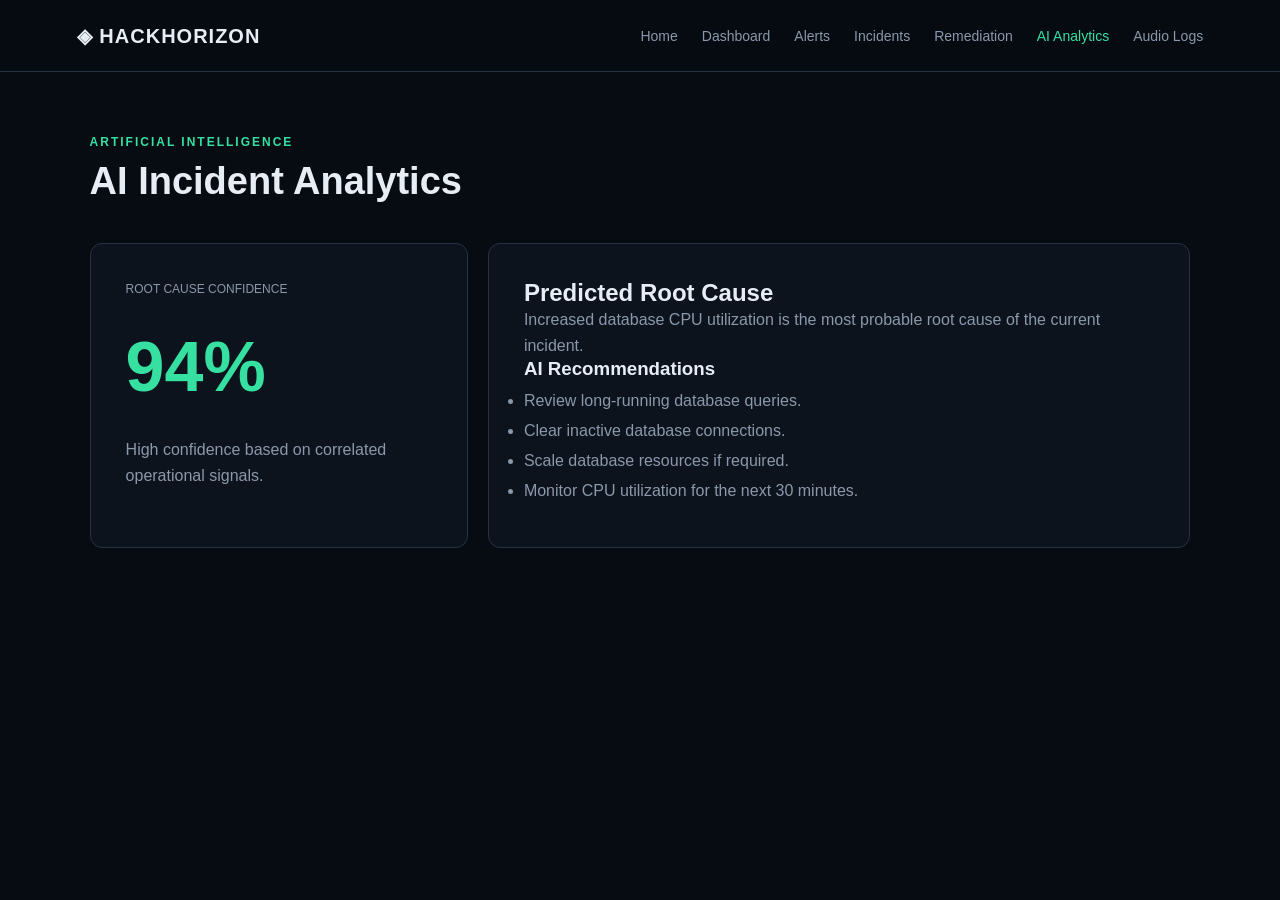
<file: Aianalytics.html>
<!DOCTYPE html>
<html lang="en">

<head>

    <meta charset="UTF-8">
    <meta name="viewport" content="width=device-width, initial-scale=1.0">

    <title>AI Analytics | HACKHORIZON</title>

    <link rel="stylesheet" href="style.css">

</head>

<body>

<header class="topbar">

    <div class="logo">◈ HACKHORIZON</div>

    <nav>
        <a href="index.html">Home</a>
        <a href="dashboard.html">Dashboard</a>
        <a href="Alerts.html">Alerts</a>
        <a href="incident.html">Incidents</a>
        <a href="Remediation.html">Remediation</a>
        <a href="Aianalytics.html" class="active">AI Analytics</a>
        <a href="audiologs.html">Audio Logs</a>
    </nav>

</header>

<main class="page">

    <div class="page-heading">

        <div>
            <span>ARTIFICIAL INTELLIGENCE</span>
            <h1>AI Incident Analytics</h1>
        </div>

    </div>


    <section class="ai-analysis">

        <div class="ai-score">

            <span>ROOT CAUSE CONFIDENCE</span>

            <strong>94%</strong>

            <p>
                High confidence based on correlated
                operational signals.
            </p>

        </div>


        <div class="analysis-content">

            <h2>Predicted Root Cause</h2>

            <p>
                Increased database CPU utilization is the
                most probable root cause of the current
                incident.
            </p>

            <h3>AI Recommendations</h3>

            <ul>
                <li>Review long-running database queries.</li>
                <li>Clear inactive database connections.</li>
                <li>Scale database resources if required.</li>
                <li>Monitor CPU utilization for the next 30 minutes.</li>
            </ul>

        </div>

    </section>

</main>

</body>
</html>
</file>
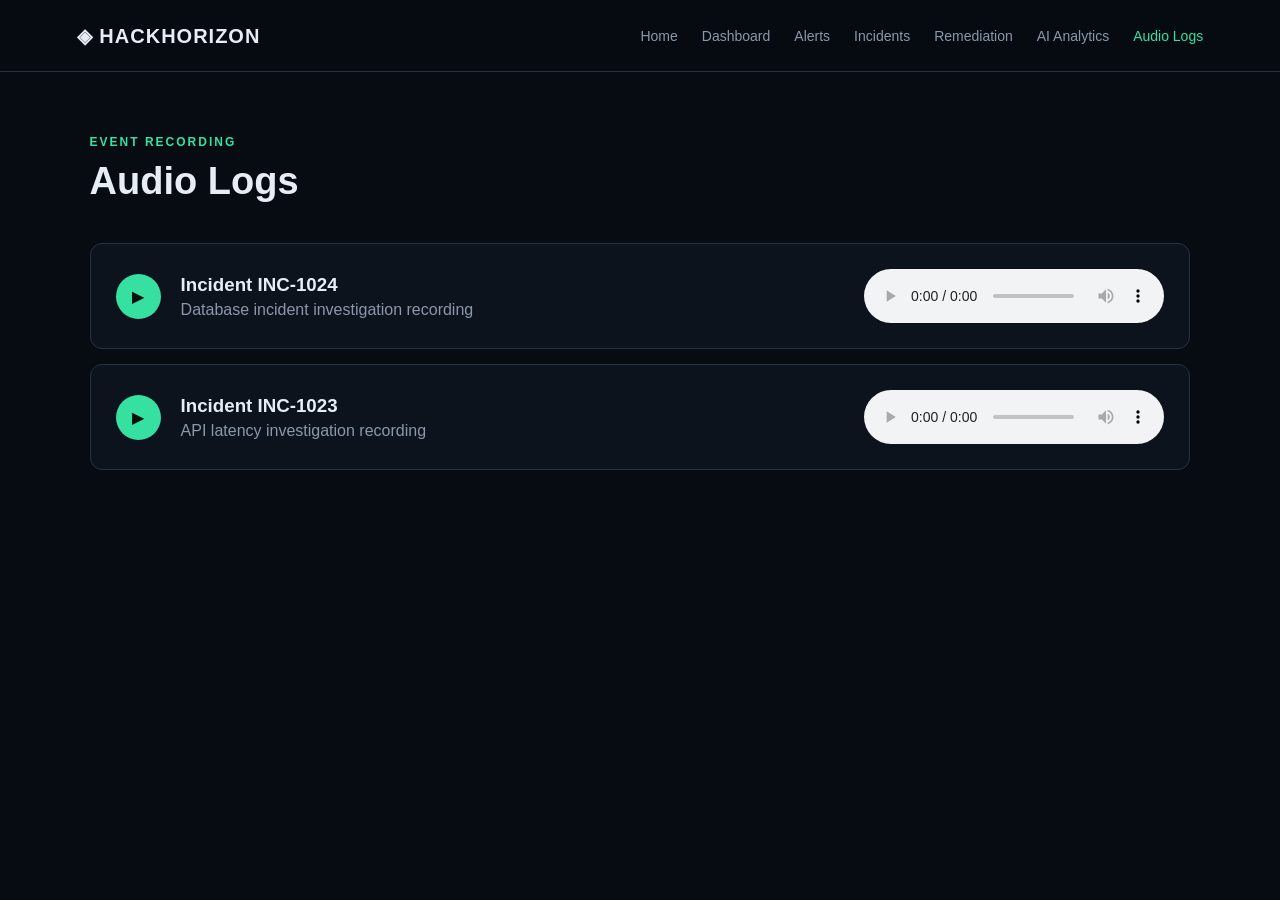
<file: audiologs.html>
<!DOCTYPE html>
<html lang="en">

<head>

    <meta charset="UTF-8">
    <meta name="viewport" content="width=device-width, initial-scale=1.0">

    <title>Audio Logs | HACKHORIZON</title>

    <link rel="stylesheet" href="style.css">

</head>

<body>

<header class="topbar">

    <div class="logo">◈ HACKHORIZON</div>

    <nav>
        <a href="index.html">Home</a>
        <a href="dashboard.html">Dashboard</a>
        <a href="Alerts.html">Alerts</a>
        <a href="incident.html">Incidents</a>
        <a href="Remediation.html">Remediation</a>
        <a href="Aianalytics.html">AI Analytics</a>
        <a href="audiologs.html" class="active">Audio Logs</a>
    </nav>

</header>

<main class="page">

    <div class="page-heading">

        <div>
            <span>EVENT RECORDING</span>
            <h1>Audio Logs</h1>
        </div>

    </div>


    <div class="audio-list">

        <div class="audio-card">

            <div class="audio-icon">▶</div>

            <div>
                <h3>Incident INC-1024</h3>
                <p>Database incident investigation recording</p>
            </div>

            <audio controls>
                <source src="#" type="audio/mpeg">
            </audio>

        </div>


        <div class="audio-card">

            <div class="audio-icon">▶</div>

            <div>
                <h3>Incident INC-1023</h3>
                <p>API latency investigation recording</p>
            </div>

            <audio controls>
                <source src="#" type="audio/mpeg">
            </audio>

        </div>

    </div>

</main>

</body>
</html>
</file>
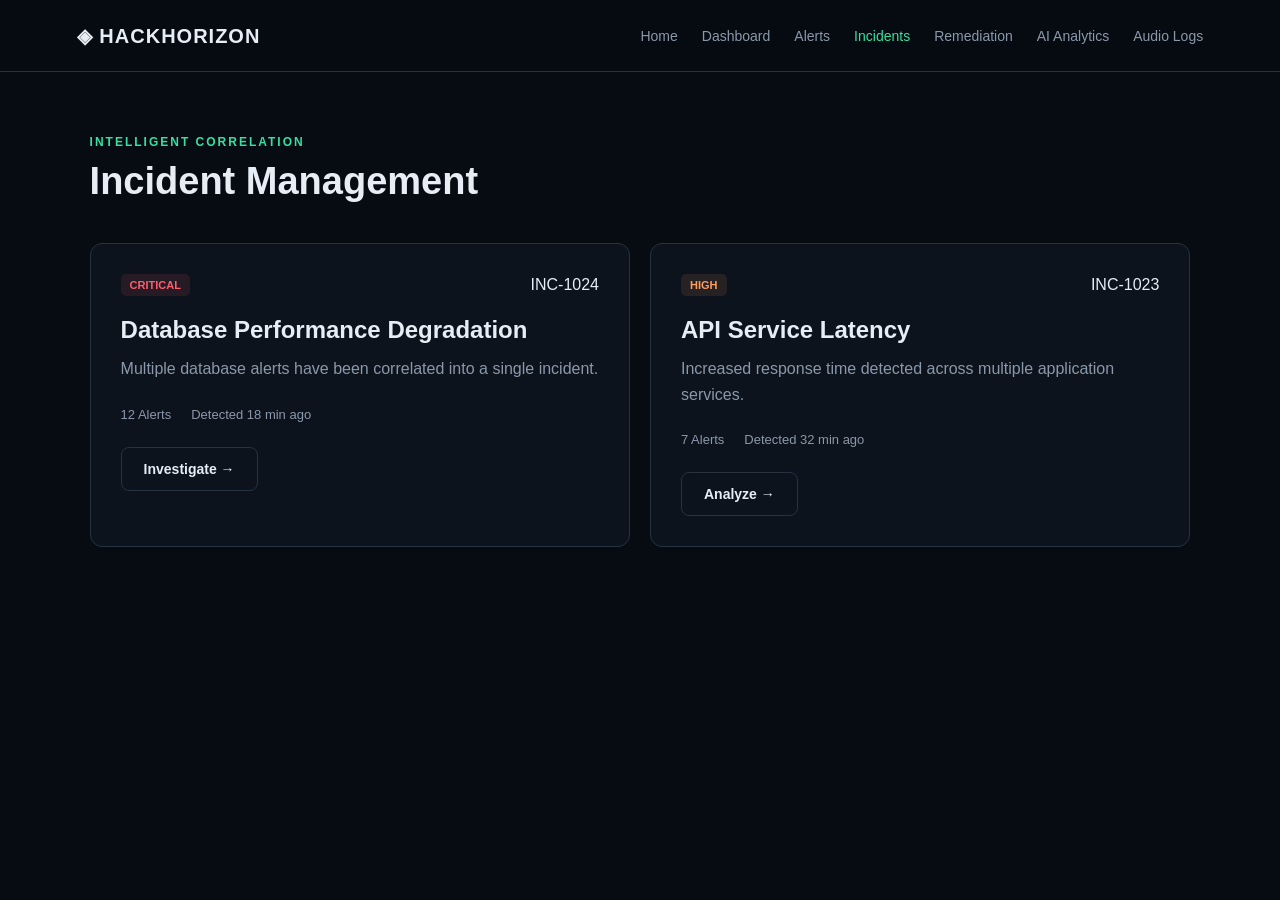
<file: incident.html>
<!DOCTYPE html>
<html lang="en">

<head>
    <meta charset="UTF-8">
    <meta name="viewport" content="width=device-width, initial-scale=1.0">

    <title>Incidents | HACKHORIZON</title>

    <link rel="stylesheet" href="style.css">
</head>

<body>

<header class="topbar">

    <div class="logo">◈ HACKHORIZON</div>

    <nav>
        <a href="index.html">Home</a>
        <a href="dashboard.html">Dashboard</a>
        <a href="Alerts.html">Alerts</a>
        <a href="incident.html" class="active">Incidents</a>
        <a href="Remediation.html">Remediation</a>
        <a href="Aianalytics.html">AI Analytics</a>
        <a href="audiologs.html">Audio Logs</a>
    </nav>

</header>

<main class="page">

    <div class="page-heading">
        <div>
            <span>INTELLIGENT CORRELATION</span>
            <h1>Incident Management</h1>
        </div>
    </div>


    <div class="incident-grid">

        <div class="incident-card critical-card">

            <div class="incident-top">
                <span class="badge critical">CRITICAL</span>
                <span>INC-1024</span>
            </div>

            <h2>Database Performance Degradation</h2>

            <p>
                Multiple database alerts have been correlated
                into a single incident.
            </p>

            <div class="incident-info">
                <span>12 Alerts</span>
                <span>Detected 18 min ago</span>
            </div>

            <a href="Remediation.html" class="btn secondary">
                Investigate →
            </a>

        </div>


        <div class="incident-card">

            <div class="incident-top">
                <span class="badge high">HIGH</span>
                <span>INC-1023</span>
            </div>

            <h2>API Service Latency</h2>

            <p>
                Increased response time detected across
                multiple application services.
            </p>

            <div class="incident-info">
                <span>7 Alerts</span>
                <span>Detected 32 min ago</span>
            </div>

            <a href="Aianalytics.html" class="btn secondary">
                Analyze →
            </a>

        </div>

    </div>

</main>

</body>
</html>
</file>
<file: style.css>
* {
    margin: 0;
    padding: 0;
    box-sizing: border-box;
}

:root {
    --bg: #070b12;
    --panel: #0d131d;
    --panel2: #111927;
    --border: #263242;
    --text: #e7edf5;
    --muted: #8b98aa;
    --primary: #36e0a0;
    --blue: #5da9ff;
    --danger: #ff5d6c;
    --warning: #ffc857;
}

body {
    font-family: Arial, Helvetica, sans-serif;
    background: var(--bg);
    color: var(--text);
    min-height: 100vh;
}

a {
    color: inherit;
    text-decoration: none;
}


/* NAVIGATION */

.topbar {
    height: 72px;
    border-bottom: 1px solid var(--border);
    display: flex;
    align-items: center;
    justify-content: space-between;
    padding: 0 6%;
    background: rgba(7, 11, 18, 0.95);
}

.logo {
    font-size: 20px;
    font-weight: 800;
    letter-spacing: 1px;
}

.logo-icon {
    color: var(--primary);
}

nav {
    display: flex;
    gap: 24px;
}

nav a {
    color: var(--muted);
    font-size: 14px;
    transition: .2s;
}

nav a:hover,
nav a.active {
    color: var(--primary);
}


/* HERO */

.hero {
    min-height: 650px;
    padding: 100px 8%;
    display: grid;
    grid-template-columns: 1.2fr .8fr;
    gap: 80px;
    align-items: center;
}

.status {
    display: inline-flex;
    align-items: center;
    gap: 8px;
    color: var(--primary);
    font-size: 12px;
    font-weight: bold;
}

.status span {
    width: 8px;
    height: 8px;
    background: var(--primary);
    border-radius: 50%;
}

.hero h1 {
    font-size: clamp(42px, 5vw, 72px);
    line-height: 1.05;
    margin: 25px 0;
}

.hero h1 span {
    color: var(--primary);
    display: block;
}

.hero p {
    color: var(--muted);
    font-size: 18px;
    line-height: 1.7;
    max-width: 680px;
}

.hero-buttons {
    margin-top: 35px;
    display: flex;
    gap: 15px;
}


/* BUTTON */

.btn {
    display: inline-block;
    padding: 13px 22px;
    border-radius: 8px;
    border: 1px solid var(--border);
    cursor: pointer;
    font-size: 14px;
    font-weight: bold;
}

.btn.primary {
    background: var(--primary);
    color: #06100c;
    border-color: var(--primary);
}

.btn.secondary {
    background: var(--panel);
    color: var(--text);
}


/* HERO CARD */

.hero-card {
    background: var(--panel);
    border: 1px solid var(--border);
    border-radius: 16px;
    padding: 30px;
}

.card-header,
.panel-header,
.incident-top {
    display: flex;
    justify-content: space-between;
    align-items: center;
}

.card-header {
    color: var(--muted);
    font-size: 12px;
}

.live-dot {
    color: var(--primary);
}

.system-status {
    display: grid;
    grid-template-columns: repeat(3, 1fr);
    margin-top: 50px;
    gap: 20px;
}

.system-status div {
    text-align: center;
}

.system-status strong {
    display: block;
    font-size: 32px;
}

.system-status small {
    color: var(--muted);
}


/* SECTIONS */

.section {
    padding: 80px 8%;
}

.section-title {
    text-align: center;
    max-width: 700px;
    margin: auto auto 50px;
}

.section-title > span,
.page-heading > div > span {
    color: var(--primary);
    font-size: 12px;
    font-weight: bold;
    letter-spacing: 2px;
}

.section-title h2 {
    font-size: 36px;
    margin: 15px 0;
}

.section-title p {
    color: var(--muted);
}


/* FEATURES */

.feature-grid {
    display: grid;
    grid-template-columns: repeat(4, 1fr);
    gap: 20px;
}

.feature-card,
.stat-card,
.incident-card,
.remediation-card,
.panel,
.audio-card {
    background: var(--panel);
    border: 1px solid var(--border);
    border-radius: 12px;
}

.feature-card {
    padding: 30px;
    transition: .25s;
}

.feature-card:hover {
    transform: translateY(-5px);
    border-color: var(--primary);
}

.feature-icon {
    font-size: 28px;
    color: var(--primary);
}

.feature-card h3 {
    margin: 20px 0 10px;
}

.feature-card p {
    color: var(--muted);
    line-height: 1.6;
}

.feature-card span {
    display: block;
    margin-top: 20px;
    color: var(--primary);
    font-size: 13px;
}


/* WORKFLOW */

.workflow {
    display: flex;
    align-items: center;
    justify-content: center;
    gap: 20px;
}

.workflow-step {
    text-align: center;
    max-width: 180px;
}

.workflow-step > div {
    width: 55px;
    height: 55px;
    margin: auto;
    border: 1px solid var(--primary);
    border-radius: 50%;
    display: grid;
    place-items: center;
    color: var(--primary);
}

.workflow-step h3 {
    margin: 15px 0 8px;
}

.workflow-step p {
    color: var(--muted);
    font-size: 13px;
}

.workflow-line {
    width: 70px;
    height: 1px;
    background: var(--border);
}


/* PAGES */

.page,
.dashboard {
    padding: 60px 7%;
}

.page-heading {
    display: flex;
    justify-content: space-between;
    align-items: center;
    margin-bottom: 40px;
}

.page-heading h1 {
    margin-top: 10px;
    font-size: 38px;
}


/* STATS */

.stats-grid {
    display: grid;
    grid-template-columns: repeat(4, 1fr);
    gap: 20px;
}

.stat-card {
    padding: 25px;
}

.stat-card small {
    color: var(--muted);
}

.stat-card strong {
    display: block;
    font-size: 38px;
    margin: 15px 0;
}

.stat-card span {
    color: var(--primary);
    font-size: 13px;
}


/* DASHBOARD */

.dashboard-grid {
    display: grid;
    grid-template-columns: 2fr 1fr;
    gap: 20px;
    margin-top: 25px;
}

.panel {
    padding: 25px;
}

.panel-header span {
    color: var(--muted);
    font-size: 13px;
}

.chart-placeholder {
    height: 280px;
    display: flex;
    align-items: end;
    padding-top: 40px;
}

.chart-bars {
    width: 100%;
    height: 200px;
    display: flex;
    align-items: end;
    gap: 12px;
}

.chart-bars i {
    flex: 1;
    background: var(--primary);
    border-radius: 4px 4px 0 0;
}

.health-item {
    padding: 18px 0;
    border-bottom: 1px solid var(--border);
    display: flex;
    justify-content: space-between;
}

.healthy {
    color: var(--primary);
}

.warning {
    color: var(--warning);
}


/* TABLE */

.filter-bar {
    display: flex;
    gap: 12px;
    margin-bottom: 20px;
}

.filter-bar input,
.filter-bar select {
    background: var(--panel);
    color: var(--text);
    border: 1px solid var(--border);
    border-radius: 7px;
    padding: 12px;
}

.filter-bar input {
    flex: 1;
}

.table-container {
    overflow-x: auto;
}

table {
    width: 100%;
    border-collapse: collapse;
    background: var(--panel);
}

th,
td {
    padding: 18px;
    text-align: left;
    border-bottom: 1px solid var(--border);
}

th {
    color: var(--muted);
    font-size: 12px;
}

td {
    font-size: 14px;
}


/* BADGES */

.badge {
    padding: 5px 9px;
    border-radius: 5px;
    font-size: 11px;
    font-weight: bold;
}

.badge.critical {
    color: var(--danger);
    background: rgba(255, 93, 108, .1);
}

.badge.high {
    color: #ff9d5c;
    background: rgba(255, 157, 92, .1);
}

.badge.medium {
    color: var(--warning);
    background: rgba(255, 200, 87, .1);
}


/* INCIDENT */

.incident-grid,
.remediation-grid {
    display: grid;
    grid-template-columns: repeat(2, 1fr);
    gap: 20px;
}

.incident-card,
.remediation-card {
    padding: 30px;
}

.incident-card h2,
.remediation-card h2 {
    margin: 20px 0 12px;
}

.incident-card p,
.remediation-card p {
    color: var(--muted);
    line-height: 1.6;
}

.incident-info {
    display: flex;
    gap: 20px;
    color: var(--muted);
    margin: 25px 0;
    font-size: 13px;
}


/* AI */

.ai-analysis {
    display: grid;
    grid-template-columns: .7fr 1.3fr;
    gap: 20px;
}

.ai-score,
.analysis-content {
    background: var(--panel);
    border: 1px solid var(--border);
    border-radius: 12px;
    padding: 35px;
}

.ai-score span {
    color: var(--muted);
    font-size: 12px;
}

.ai-score strong {
    display: block;
    font-size: 70px;
    color: var(--primary);
    margin: 30px 0;
}

.ai-score p,
.analysis-content p {
    color: var(--muted);
    line-height: 1.6;
}

.analysis-content li {
    margin: 12px 0;
    color: var(--muted);
}


/* AUDIO */

.audio-list {
    display: grid;
    gap: 15px;
}

.audio-card {
    padding: 25px;
    display: flex;
    align-items: center;
    gap: 20px;
}

.audio-icon {
    width: 45px;
    height: 45px;
    display: grid;
    place-items: center;
    border-radius: 50%;
    background: var(--primary);
    color: #06100c;
}

.audio-card p {
    color: var(--muted);
    margin-top: 5px;
}

.audio-card audio {
    margin-left: auto;
}


/* FOOTER */

footer {
    border-top: 1px solid var(--border);
    padding: 35px 8%;
    display: flex;
    justify-content: space-between;
    color: var(--muted);
}

footer strong {
    color: var(--text);
}


/* MOBILE */

@media (max-width: 900px) {

    nav {
        display: none;
    }

    .hero,
    .dashboard-grid,
    .ai-analysis {
        grid-template-columns: 1fr;
    }

    .feature-grid,
    .stats-grid {
        grid-template-columns: repeat(2, 1fr);
    }

    .incident-grid,
    .remediation-grid {
        grid-template-columns: 1fr;
    }

    .workflow {
        flex-direction: column;
    }

    .workflow-line {
        width: 1px;
        height: 40px;
    }
}

@media (max-width: 600px) {

    .hero {
        padding: 60px 5%;
    }

    .section,
    .page,
    .dashboard {
        padding: 50px 5%;
    }

    .feature-grid,
    .stats-grid {
        grid-template-columns: 1fr;
    }

    .page-heading {
        align-items: flex-start;
        gap: 20px;
        flex-direction: column;
    }

    footer {
        flex-direction: column;
        gap: 15px;
    }

}
</file>
